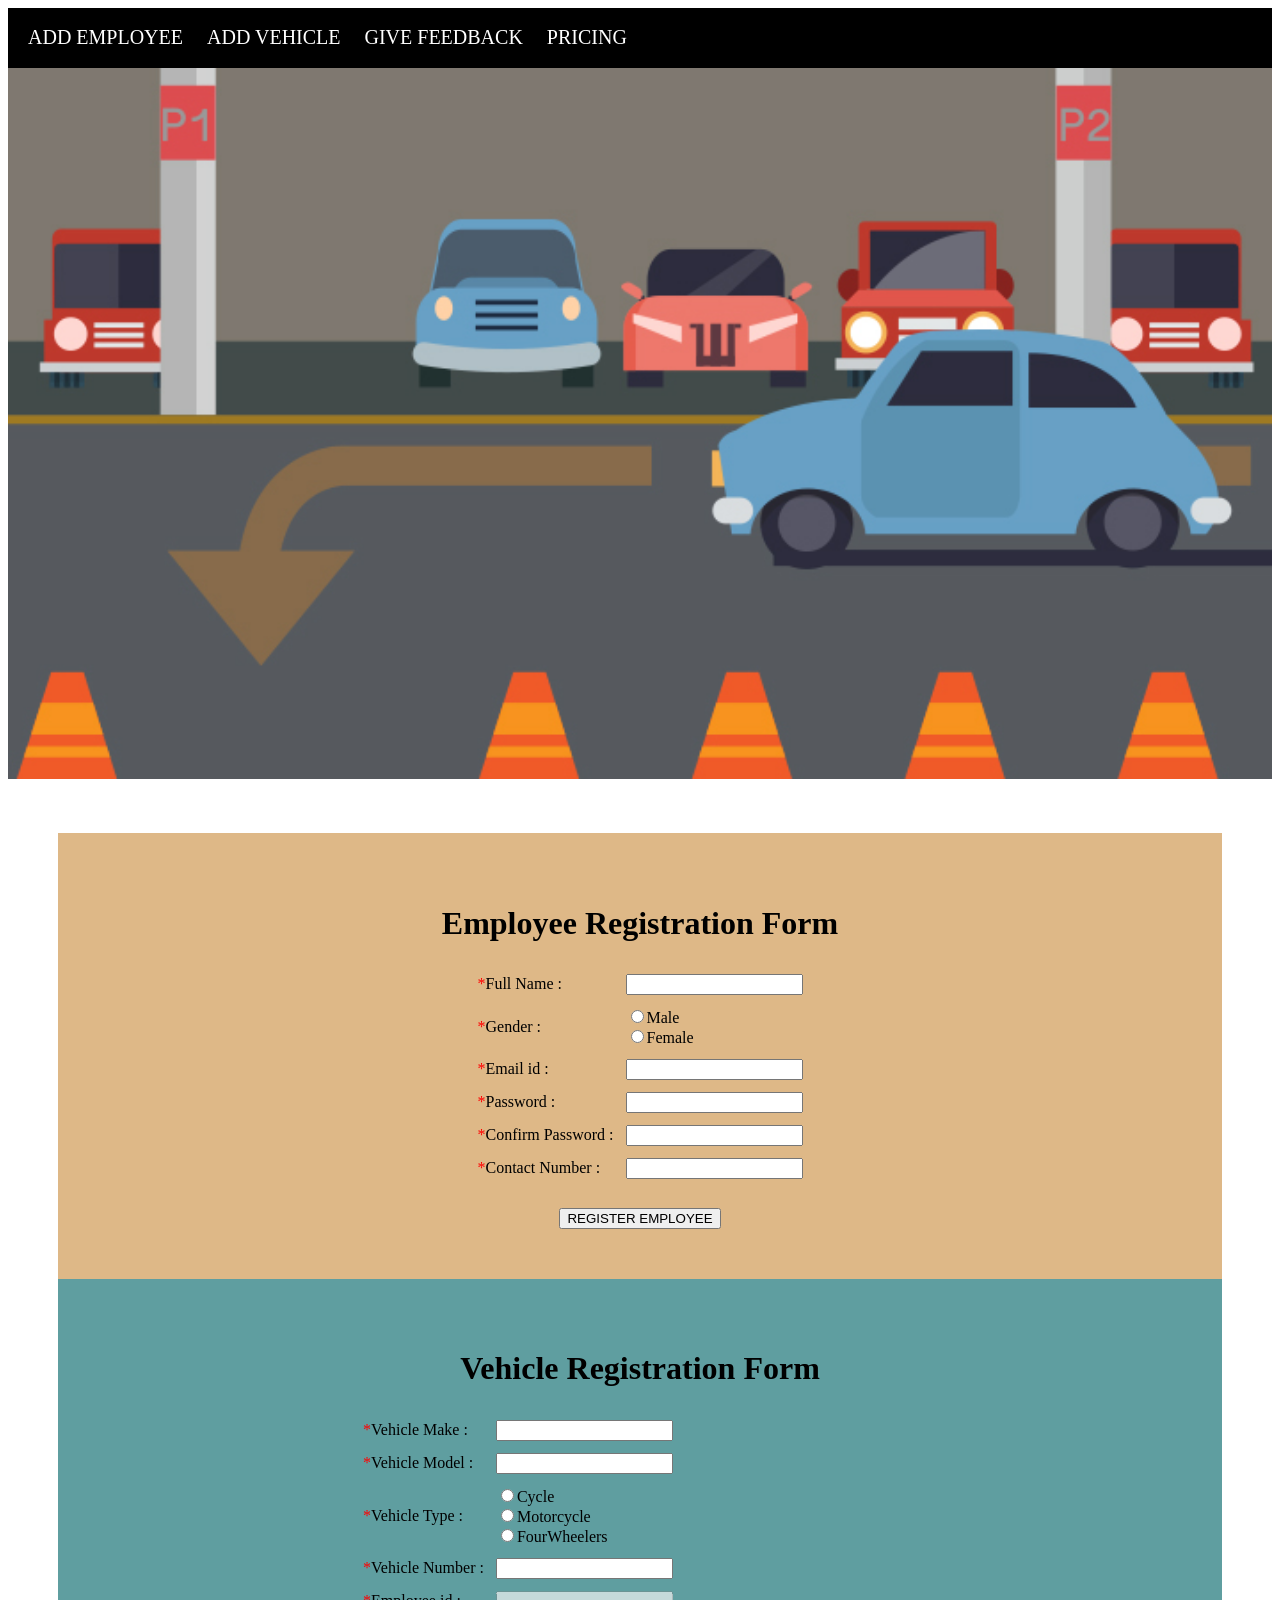
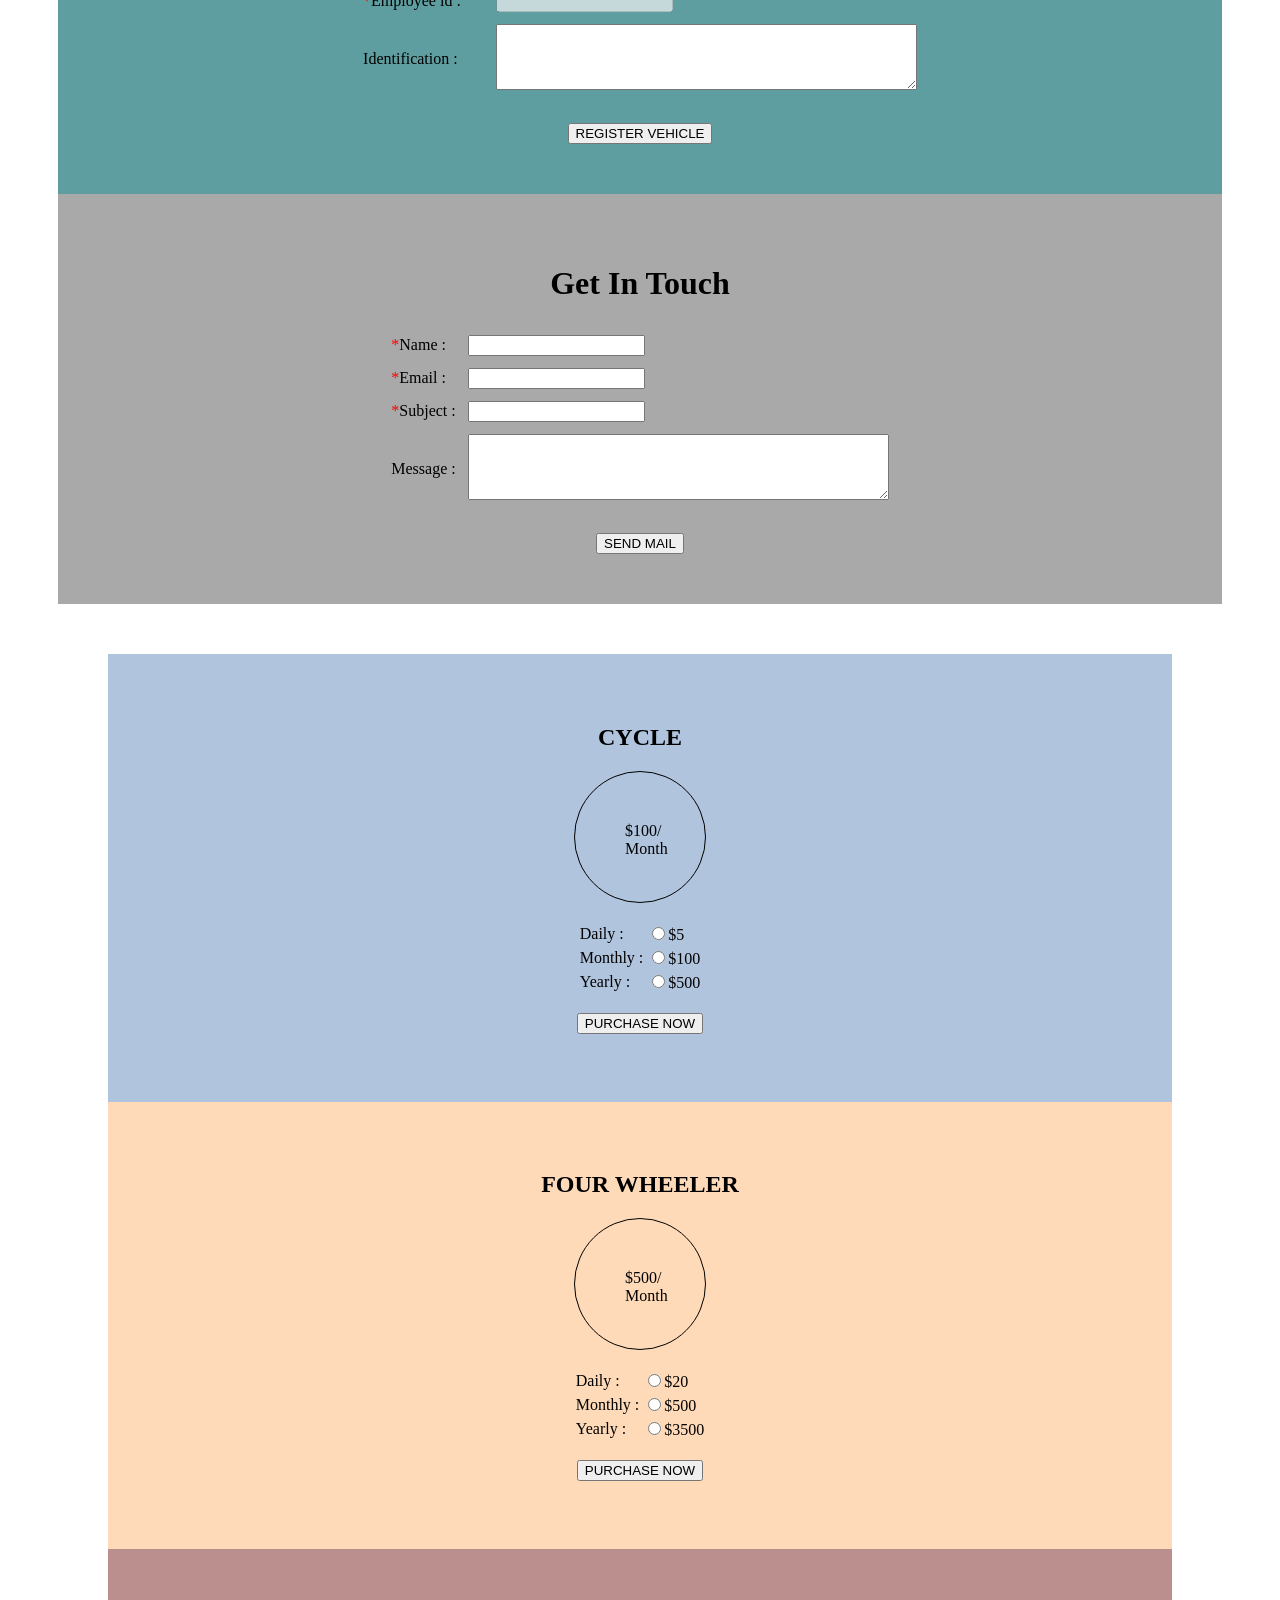
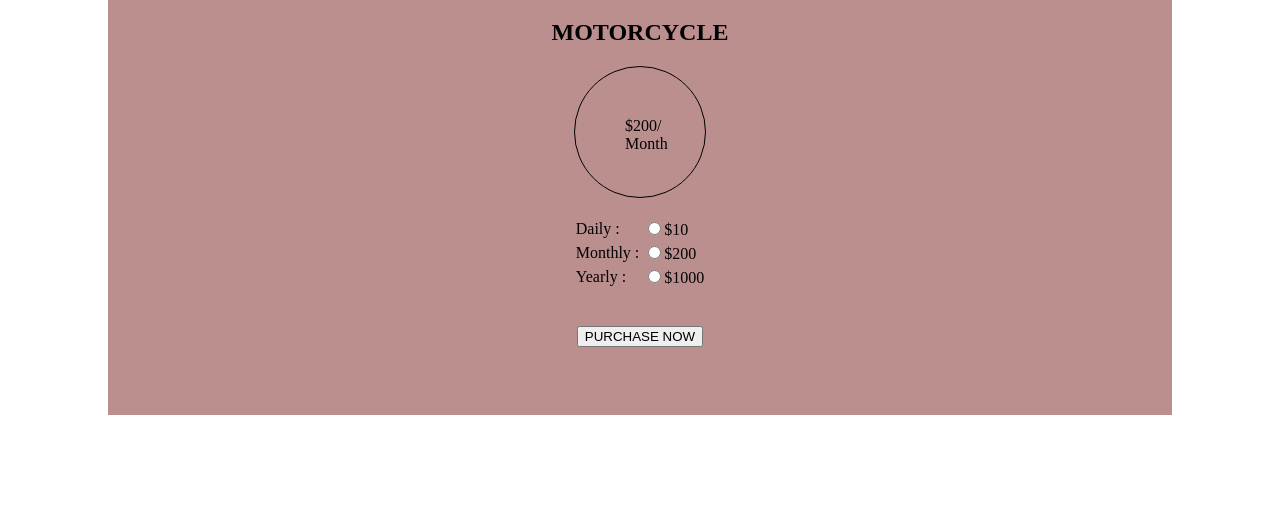
<file: UI-Session-1/index.html>
<!DOCTYPE html>
<HTML>
    <meta name="viewport" content="width=device-width, initial-scale=1.0">
    <HEAD>
        <TITLE>Metacube Parking System</TITLE>
            <style>
                A{
                    margin-left: 20px;
                    color:white;
                    font-size:20px;
                    text-decoration:none;                   
                   padding-top: 50px;
                }
                
                DIV{
                    padding:50px 50px 50px;

                   
                }
                
                .dot {
                    height: 30px;
                    width: 30px;
                    border-radius: 50%;
                    border:1px solid black;
                    display: block;
                    
                }
                body{
                	font-family:Arial Rounded MT;
                }
}
                
            </style>
    </HEAD>
    
    <BODY>
    	<!-- Navigation bar -->
            <NAV style="background-color: black;height:60px;"><BR/>
                    <A href=#EmployeeRegistration >ADD EMPLOYEE</A>
                    <A href=#VehicleRegistration>ADD VEHICLE</A>
                    <A href=#Feedback>GIVE FEEDBACK</A>
                    <A href=#pricingDetails>PRICING</A>
                   </NAV>
                   <img src="parkingimage.jpg" style="width:100%">
        <DIV id ="metacube_parking" align=center>
            
               
        <!--Registration Form of the employees-->

        <div align=center id="EmployeeRegistration" style="background-color: burlywood;">
            <form>
                <H1>Employee Registration Form</H1>
                <table cellspacing=10>
                    <tr >          
                        <td><label style=color:red>*</label><label for="full_name" >Full Name :</label></td> 
                        <td><input  type=text id = "full_name" required pattern="[a-zA-Z ]*"></td>
                    </tr>                   
                    <tr>
                        <td><label style=color:red>*</label><label>Gender : </label></td>
                        <td>
                            <input type="radio" name="gender" value="Male" id = "male" required>Male<br/>
                            <input type="radio" name="gender" value="Female" id = "female">Female
                        </td>
                    </tr>                   
                    <tr>
                        <td><label style=color:red>*</label><label >Email id :</label></td> 
                        <td><input type="email" id = "email" required></td>
                    </tr>
                    <tr>
                        <td><label style=color:red>*</label><label>Password :</label></td> 
                        <td><input type="password" id = "password" required pattern="(?=.*?[A-Z])(?=.*?[a-z])(?=.*?[@*$])(?=.*?[0-9]).{8,}"></td>
                    </tr>
                    <tr>
                        <td><label style=color:red>*</label><label >Confirm Password :</label></td> 
                        <td><input type="password" id = "confirm_password" required pattern="(?=.*?[A-Z])(?=.*?[a-z])(?=.*?[0-9]).{8,}"></td>
                    </tr>
                    <tr>
                        <td><label style=color:red>*</label><label >Contact Number :</label></td> 
                        <td><input  id = "contact" required pattern="[0-9]{10,}"></td>
                    </tr>
                </table>
                <br/>
                <input type="Submit" value="REGISTER EMPLOYEE">
            </form> 
        </div>

         <!--Registration Form of the vehicles-->

        <div align=center id="VehicleRegistration" style="background-color:cadetblue">
            <form  >
                <H1>Vehicle Registration Form</H1>
                <table cellspacing=10>
                        <tr >       
                            <td><label style=color:red>*</label><label>Vehicle Make :</label></td> 
                            <td><input type=text id = "vehicle_make" required pattern="[a-zA-Z ]*"></td>
                            </tr>
                    <tr >          
                        <td><label style=color:red>*</label><label>Vehicle Model :</label></td> 
                        <td><input type=text id = "vehicle_name" required pattern="[a-zA-Z ]*"></td>
                    </tr>
                    <tr>
                        <td><label style=color:red>*</label><label>Vehicle Type : </label></td>
                        <td>
                            <input type="radio" id="Cycle"name="vehicleType" value="Cycle" required>Cycle<br/>
                            <input type="radio" id="MotorCycle"name="vehicleType" value="MotorCycle" >Motorcycle<br/>
                            <input type="radio" id="FourWheelers" name="vehicleType" value="FourWheelers">FourWheelers<br/>
                        </td>
                    </tr>
                    <tr>
                        <td><label style=color:red>*</label><label>Vehicle Number :</label></td> 
                        <td><input type="text" id = "vehicle_number" required pattern="[A-Za-z]{2}[0-9]{2}[A-Za-z]{2}[0-9]{4}"></td>
                    </tr>
                    <tr>
                        <td><label style=color:red>*</label><label>Employee id :</label></td> 
                        <td><input type="text" id="Employee_id" readonly disabled></td>
                    </tr>
                    <tr>
                        <td><label>Identification :</label></td> 
                        <td><textarea rows="4" cols="50" id = "vehicle_identification"></textarea></td>
                    </tr>
                </table>
                <br/>
                <input type="submit" value="REGISTER VEHICLE">
            </form>    
        </div>

        <!-- Feedback form-->
        <div align=center id="Feedback" style="background-color:darkgrey">
                <form >
                    <H1>Get In Touch</H1>
                    <table cellspacing=10>
                            <tr >       
                                <td><label style=color:red>*</label><label>Name :</label></td> 
                                <td><input type=text id = "user_name" required pattern="[a-zA-Z ]*"></td>
                                </tr>
                        <tr >          
                            <td><label style=color:red>*</label><label>Email :</label></td> 
                            <td><input type=email id = "email" required></td>
                        </tr>
                        <tr >          
                                <td><label style=color:red>*</label><label>Subject :</label></td> 
                                <td><input type=text id = "subject" required ></td>
                            </tr>
                        
                        <tr>
                            <td><label>Message :</label></td> 
                            <td><textarea rows="4" cols="50" id = "vehicle_identification"></textarea></td>
                        </tr>
                    </table>
                    <br/>
                    <input type="submit" value="SEND MAIL">
                </form>    
            </div>

            <!-- Div enclosing all the price details -->
       
        <DIV ID=pricingDetails>
        <!--Cycle Pass Pricing Details-->

        <div id="CyclePass" align="center" style=background-color:lightsteelblue >
            <h2>CYCLE</h2>
            <form>
            <div class="dot" align=center>$100/<br/>Month</DIV><br/>
            <table>
                <tr>
                    <td><label>Daily :</label></td>
                    <td><input type="radio" value="5" name="cycle_pass" id = "cycle_pass1" required><label id = "cp1">$5</label><br/></td>
                </tr>
            <tr>
                <td><label>Monthly :</label></td>
                <td><input type="radio" value="100" name="cycle_pass" id = "cycle_pass2"><label id = "cp2">$100</label><br/></td>
            </tr>
            <tr>
                <td><label>Yearly :</label></td>
                <td><input type="radio" value="500" name="cycle_pass" id = "cycle_pass3"><label id = "cp3">$500</label><br/></td>
            </tr>
        </table>
        <br/>
        <input type = "submit" value = "PURCHASE NOW" >

        <br/>
        <br/>
        </div>
    </form>
        
          <!--Four Wheeler Pass Pricing Details-->

        <div id="FourWheelerPass" align="center" style=background-color:peachpuff >
            <h2>FOUR WHEELER</h2>
            <form>
            <div class="dot" align=center>$500/<br/>Month</DIV><br/>
            <table >
                <tr>
                    <td><label>Daily :</label></td>
                    <td><input type="radio" value="20" name="FourWheeler_pass" id = "fourwheeler_pass1" required><label id = "fwp1">$20 </label><br/></td>
                </tr>
                <tr>
                    <td><label>Monthly :</label></td>
                    <td><input type="radio" value="500" name="FourWheeler_pass" id = "fourwheeler_pass2"><label id = "fwp2">$500</label><br/></td>
                </tr>
                <tr>
                    <td><label>Yearly :</label></td>
                    <td><input type="radio" value="3500" name="FourWheeler_pass" id = "fourwheeler_pass3"><label id = "fwp3">$3500</label><br/></td>
                </tr>
            </table>
            <br/>
            <input type = "submit" value = "PURCHASE NOW" >
            <br/>
            <br/>
        </div>  
    </form>

          <!--Motorcycle Pass Pricing Details-->

        <div id="MotorcyclePass" align="center" STYLE=background-color:rosybrown>
            <h2>MOTORCYCLE</h2>
            <form>
            <div class="dot" align=center>$200/<br/>Month</DIV><br/>
            <table >
                <tr>
                    <td><label>Daily :</label></td>
                     <td><input type="radio" value="10" name="motorcycle_pass" id = "motorcycle_pass1" required><label id = "mcp1">$10</label><br/></td>
                </tr>
                <tr>
                    <td><label>Monthly :</label></td>
                    <td><input type="radio" value="200" name="motorcycle_pass" id = "motorcycle_pass2"><label id = "mcp2">$200 </label><br/></td>
                </tr>
                <tr>
                    <td><label>Yearly :</label></td>
                    <td><input type="radio" value="1000" name="motorcycle_pass" id = "motorcycle_pass3"><label id = "mcp3">$1000</label><br/></td>
                </tr>
            </table>
            <br/>
            <br/>
            <input type = "submit" value = "PURCHASE NOW" >
            <br/>
            <br/>
        </div>
       </form>
        </div>  
        </DIV> 
        </DIV>         
    </BODY>
</HTML>
</file>
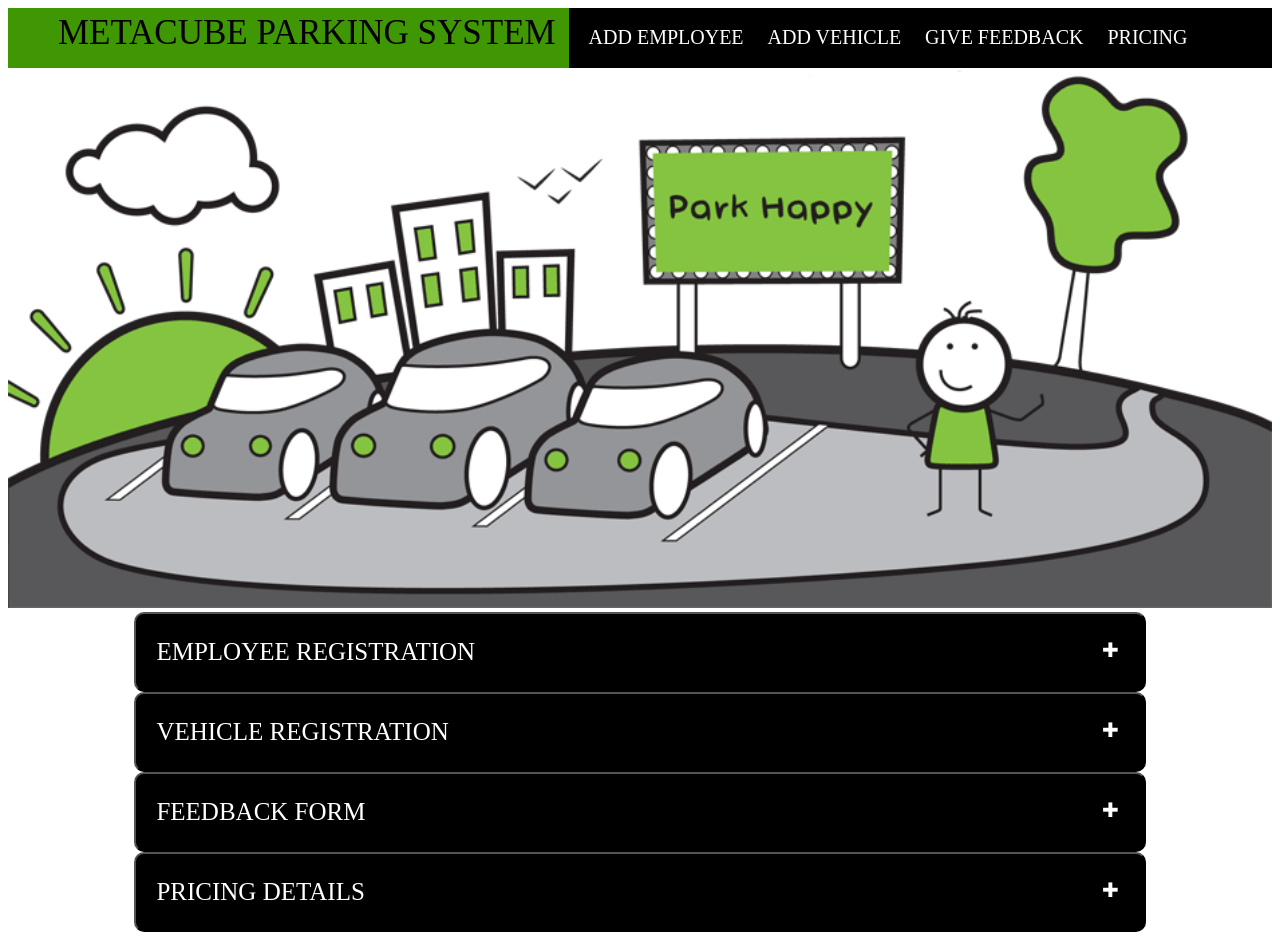
<file: UI-Session-2/index.html>
<!DOCTYPE html>
<HTML>
<meta name="viewport" content="width=device-width, initial-scale=1.0" charset="utf-8" />

<HEAD>
    <TITLE>Metacube Parking System</TITLE>
    <link rel="stylesheet" href="stylesheet.css">
    <link rel="stylesheet" href="https://use.fontawesome.com/releases/v5.7.1/css/all.css" />

</HEAD>

<BODY>
    <!-- Navigation bar -->
    <NAV>
        <div id="title">METACUBE PARKING SYSTEM</div>
        <BR/>
        <A href=#head_EmployeeRegistration>ADD EMPLOYEE</A>
        <A href=#head_VehicleRegistration>ADD VEHICLE</A>
        <A href=#head_Feedback>GIVE FEEDBACK</A>
        <A href=#head_PricingDetails>PRICING</A>
    </NAV>
    <img src="parking_img.png" style="width:100%">
    <div id="metacube_parking" align=center>
        <button id=head_EmployeeRegistration class="heading_block">EMPLOYEE REGISTRATION</button>
        <!--Registration Form of the employees-->
        <div align=center id="EmployeeRegistration" class="form">
            <form>
                <H1>Employee Registration Form</H1>
                <table cellspacing=20>
                    <tr>
                        <td><label class="asterisk">*</label><label for="full_name">Full Name </label></td>
                        <td><input type=text id="full_name" required pattern="[a-zA-Z ]*"></td>
                    </tr>
                    <tr>
                        <td><label class="asterisk">*</label><label>Gender  </label></td>
                        <td>
                            <input type="radio" name="gender" value="Male" id="male" required>Male<br/>
                            <input type="radio" name="gender" value="Female" id="female">Female
                        </td>
                    </tr>
                    <tr>
                        <td><label class="asterisk">*</label><label>Email id </label></td>
                        <td><input type="email" id="email" required></td>
                    </tr>
                    <tr>
                        <td><label class="asterisk">*</label><label>Password </label></td>
                        <td><input type="password" id="password" required pattern="(?=.*?[A-Z])(?=.*?[a-z])(?=.*?[@*$])(?=.*?[0-9]).{8,}"></td>
                    </tr>
                    <tr>
                        <td><label class="asterisk">*</label><label>Confirm Password </label></td>
                        <td><input type="password" id="confirm_password" required pattern="(?=.*?[A-Z])(?=.*?[a-z])(?=.*?[0-9]).{8,}"></td>
                    </tr>
                    <tr>
                        <td><label class="asterisk">*</label><label>Contact Number </label></td>
                        <td><input type="text" id="contact" required pattern="[0-9]{10,}"></td>
                    </tr>
                </table>
                <br/>
                <button type="submit" class="submit_button">REGISTER ME</button>
            </form>
        </div>
        <button id=head_VehicleRegistration class="heading_block">VEHICLE REGISTRATION</button>
        <!--Registration Form of the vehicles-->
        <div align=center class="form" id="VehicleRegistration">
            <form>
                <H1>Vehicle Registration Form</H1>
                <table cellspacing=20>
                    <tr>
                        <td><label class="asterisk">*</label><label>Vehicle Make :</label></td>
                        <td><input type=text id="vehicle_make" required pattern="[a-zA-Z ]*"></td>
                    </tr>
                    <tr>
                        <td><label class="asterisk">*</label><label>Vehicle Model :</label></td>
                        <td><input type=text id="vehicle_name" required pattern="[a-zA-Z ]*"></td>
                    </tr>
                    <tr>
                        <td><label class="asterisk">*</label><label>Vehicle Type : </label></td>
                        <td>
                            <input type="radio" id="Cycle" name="vehicleType" value="Cycle" required>Cycle<br/>
                            <input type="radio" id="MotorCycle" name="vehicleType" value="MotorCycle">Motorcycle<br/>
                            <input type="radio" id="FourWheelers" name="vehicleType" value="FourWheelers">FourWheelers<br/>
                        </td>
                    </tr>
                    <tr>
                        <td><label class="asterisk">*</label><label>Vehicle Number :</label></td>
                        <td><input type="text" id="vehicle_number" required pattern="[A-Za-z]{2}[0-9]{2}[A-Za-z]{2}[0-9]{4}"></td>
                    </tr>
                    <tr>
                        <td><label class="asterisk">*</label><label>Employee id :</label></td>
                        <td><input type="text" id="Employee_id" readonly disabled></td>
                    </tr>
                    <tr>
                        <td><label>Identification :</label></td>
                        <td><textarea rows="4" cols="50" id="vehicle_identification"></textarea></td>
                    </tr>
                </table>
                <br/>
                <input type="submit" class="submit_button" value="REGISTER VEHICLE">
            </form>
        </div>
        <button id=head_Feedback class="heading_block">FEEDBACK FORM</button>
        <!-- Feedback form-->
        <div align=center id="Feedback" class="form">
            <form>
                <H1>Get In Touch </H1>
                <table cellspacing=20>
                    <tr>
                        <td><label class="asterisk" d>*</label><label>Name :</label></td>
                        <td><input type=text id="user_name" required pattern="[a-zA-Z ]*"></td>
                    </tr>
                    <tr>
                        <td><label class="asterisk">*</label><label>Email :</label></td>
                        <td><input type=email id="email" required></td>
                    </tr>
                    <tr>
                        <td><label class="asterisk">*</label><label>Subject :</label></td>
                        <td><input type=text id="subject" required></td>
                    </tr>
                    <tr>
                        <td><label>Message :</label></td>
                        <td><textarea rows="4" cols="50" id="vehicle_identification"></textarea></td>
                    </tr>
                </table>
                <br/>
                <button type="submit" class="submit_button">SEND MAIL</button>
            </form>
        </div>
        <!-- Div enclosing all the price details -->
        <button id=head_PricingDetails class="heading_block">PRICING DETAILS</button>
        <div id="PricingDetails" class="price_pass">
            <br/>
            <H1>Pricing Details</H1>
            <div id="CyclePass" align="center" class="form">
                <h2>CYCLE</h2>
                <form>
                    <div class="dot" align=center>$100/<br/>Month</DIV><br/>
                    <table>
                        <tr>
                            <td><label>Daily :</label></td>
                            <td><input type="radio" value="5" name="cycle_pass" id="cycle_pass1" required><label id="cp1">$5</label><br/></td>
                        </tr>
                        <tr>
                            <td><label>Monthly :</label></td>
                            <td><input type="radio" value="100" name="cycle_pass" id="cycle_pass2"><label id="cp2">$100</label><br/></td>
                        </tr>
                        <tr>
                            <td><label>Yearly :</label></td>
                            <td><input type="radio" value="500" name="cycle_pass" id="cycle_pass3"><label id="cp3">$500</label><br/></td>
                        </tr>
                    </table>
                    <br/>
                    <button type="submit" value="PURCHASE NOW" class="submit_button">PURCHASE NOW</button>
                    <br/>
                    <br/>
            </div>
            </form>
            <!--Four Wheeler Pass Pricing Details-->
            <div id="FourWheelerPass" align="center" class="form">
                <h2>FOUR WHEELER</h2>
                <form>
                    <div class="dot" align=center>$500/<br/>Month</DIV><br/>
                    <table>
                        <tr>
                            <td><label>Daily :</label></td>
                            <td><input type="radio" value="20" name="FourWheeler_pass" id="fourwheeler_pass1" required><label id="fwp1">$20 </label><br/></td>
                        </tr>
                        <tr>
                            <td><label>Monthly :</label></td>
                            <td><input type="radio" value="500" name="FourWheeler_pass" id="fourwheeler_pass2"><label id="fwp2">$500</label><br/></td>
                        </tr>
                        <tr>
                            <td><label>Yearly :</label></td>
                            <td><input type="radio" value="3500" name="FourWheeler_pass" id="fourwheeler_pass3"><label id="fwp3">$3500</label><br/></td>
                        </tr>
                    </table>
                    <br/>
                    <button type="submit" value="PURCHASE NOW" class="submit_button">PURCHASE NOW</button>
                    <br/>
                    <br/>
            </div>
            </form>
            <!--Motorcycle Pass Pricing Details-->
            <div id="MotorcyclePass" align="center" class="form">
                <h2>MOTORCYCLE</h2>
                <form>
                    <div class="dot" align=center>$200/<br/>Month</DIV><br/>
                    <table>
                        <tr>
                            <td><label>Daily :</label></td>
                            <td><input type="radio" value="10" name="motorcycle_pass" id="motorcycle_pass1" required><label id="mcp1">$10</label><br/></td>
                        </tr>
                        <tr>
                            <td><label>Monthly :</label></td>
                            <td><input type="radio" value="200" name="motorcycle_pass" id="motorcycle_pass2"><label id="mcp2">$200 </label><br/></td>
                        </tr>
                        <tr>
                            <td><label>Yearly :</label></td>
                            <td><input type="radio" value="1000" name="motorcycle_pass" id="motorcycle_pass3"><label id="mcp3">$1000</label><br/></td>
                        </tr>
                    </table>
                    <br/>
                    <button type="submit" value="PURCHASE NOW" class="submit_button">PURCHASE NOW</button>
                    <br/>
                    <br/>
                </form>
            </div>

        </div>
    </div>
    <script src="parking_js.js"></script>
</BODY>

</HTML>
</file>
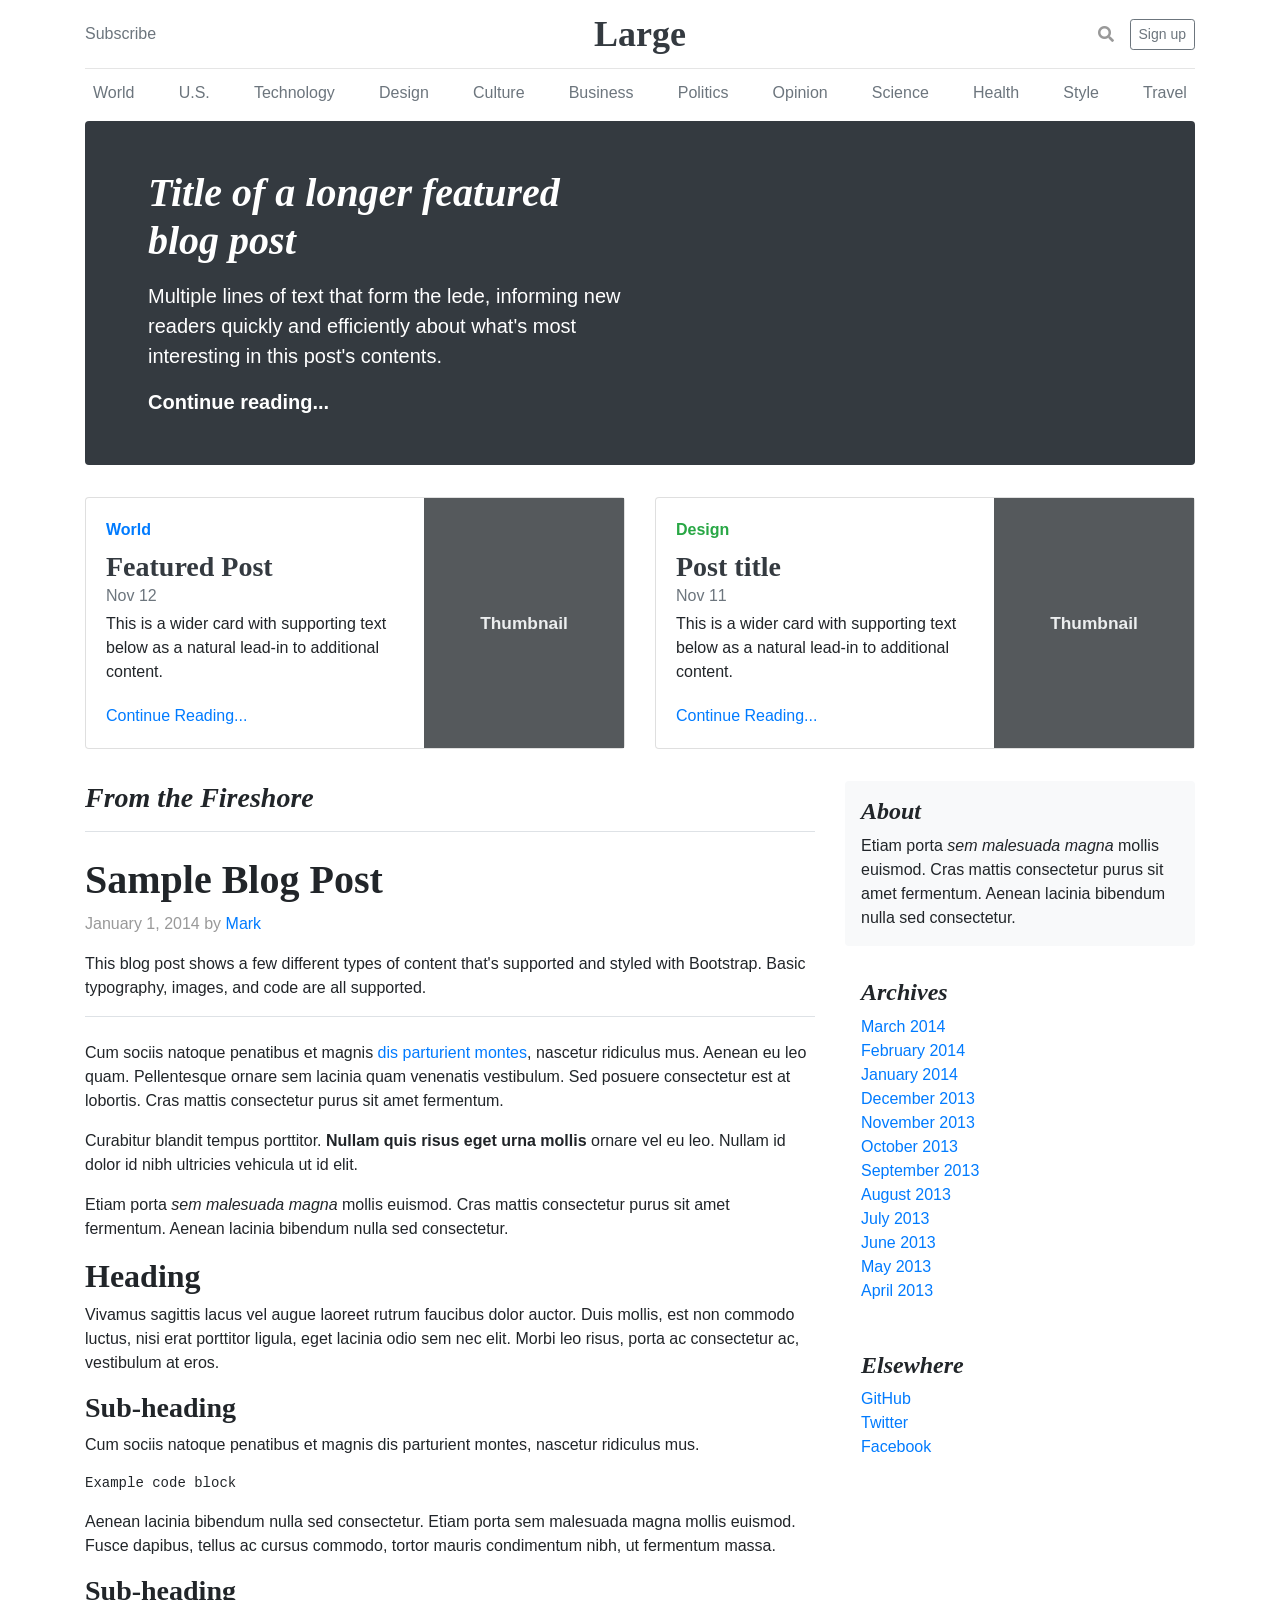
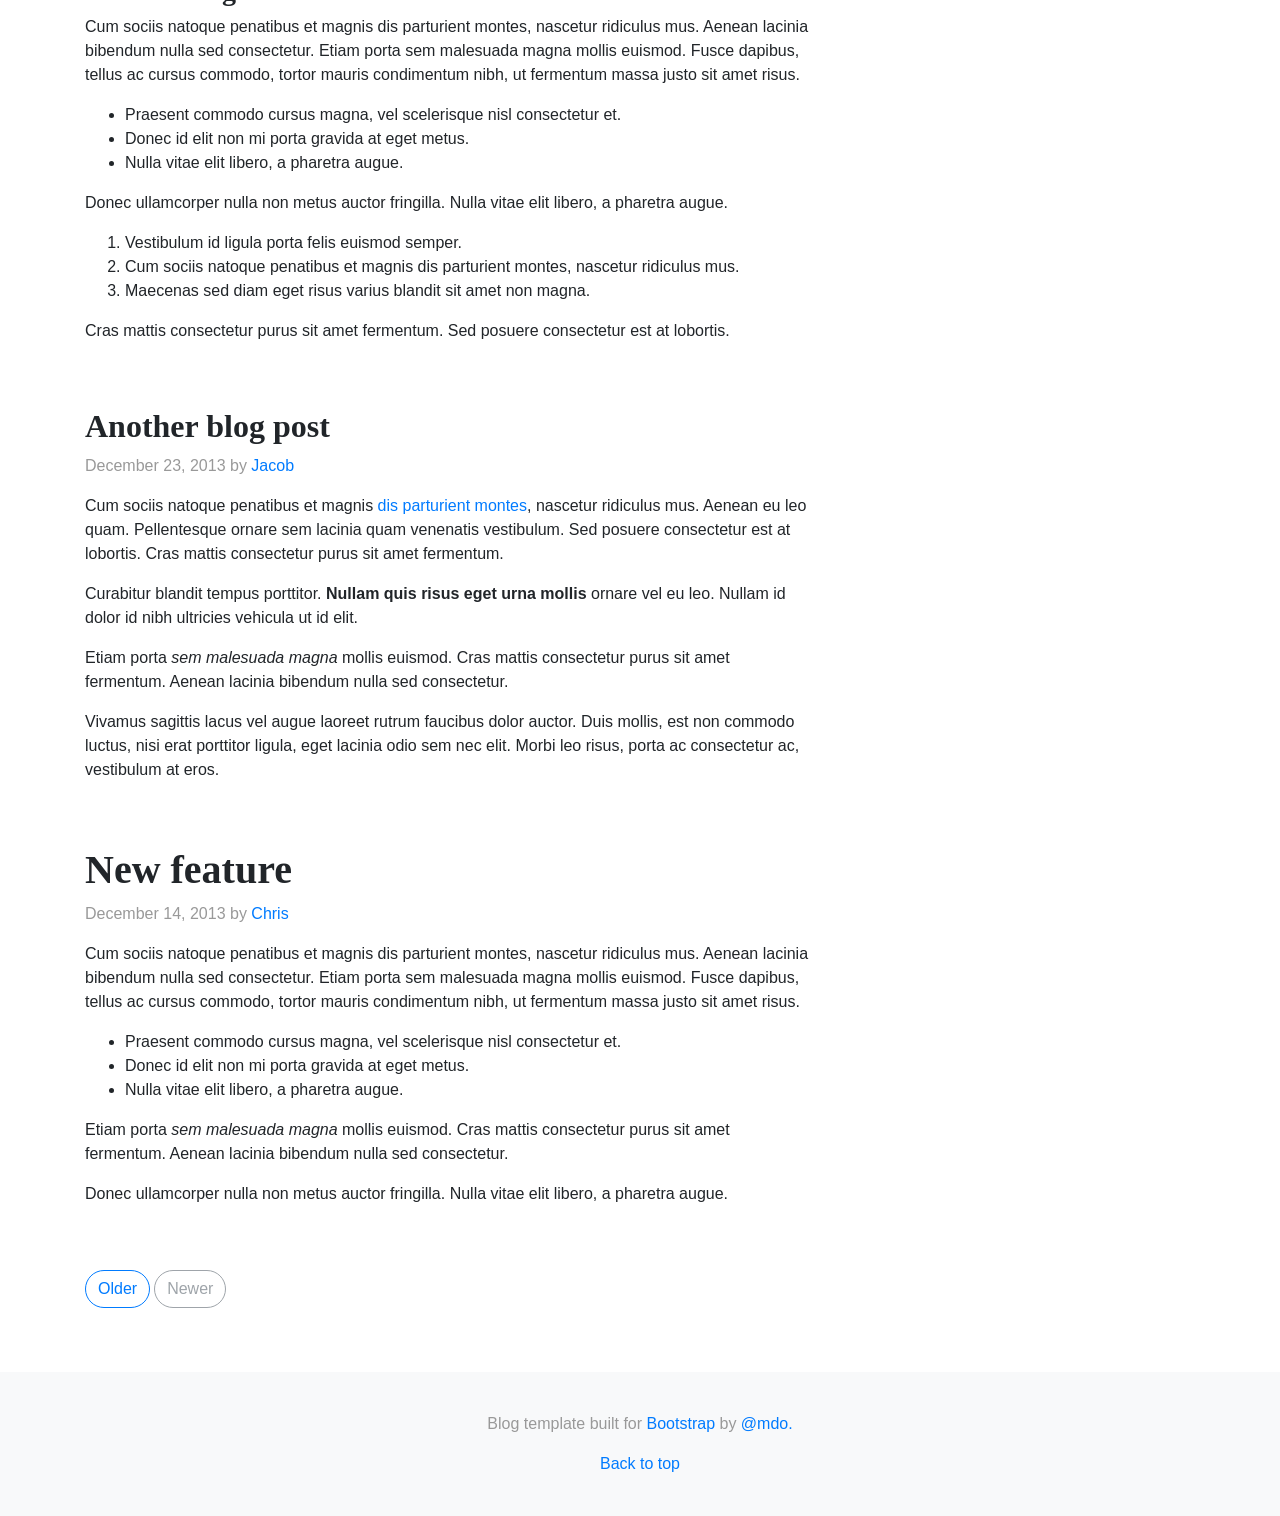
<file: UI-Session-5/index.html>
<!DOCTYPE html>
<html>

<head>
    <meta charset="UTF-8">
    <meta name="viewport" content="width=device-width, initial-scale=1.0">
    <link rel="stylesheet" href="https://use.fontawesome.com/releases/v5.3.1/css/all.css" integrity="sha384-mzrmE5qonljUremFsqc01SB46JvROS7bZs3IO2EmfFsd15uHvIt+Y8vEf7N7fWAU" crossorigin="anonymous">
    <link rel="stylesheet" href="https://stackpath.bootstrapcdn.com/bootstrap/4.1.3/css/bootstrap.min.css" integrity="sha384-MCw98/SFnGE8fJT3GXwEOngsV7Zt27NXFoaoApmYm81iuXoPkFOJwJ8ERdknLPMO" crossorigin="anonymous">
    <link rel="stylesheet" href="stylesheet.css">
    <title>Blog Template For Bootstrap</title>
</head>

<body>
    <div class="container">
        <header class="blog-header py-3">
            <!-- flex set to no wrap && adjust content in beetween with equal distance-->
            <div class="row flex-nowrap justify-content-between align-items-center">
                <div class="col-4">
                    <a href="#" class="text-muted">Subscribe</a>
                </div>
                <div class="col-4 text-center blog-header-logo">
                    <a href="#" class="text-dark">Large</a>
                </div>
                <div class="col-4 d-flex justify-content-end align-items-center">
                    <a class="text-lightGray mx-3" href="#">
                        <i class="fas fa-search"></i>
                    </a>
                    <a href="#" class="btn btn-sm btn-outline-secondary">Sign up</a>
                </div>
            </div>
        </header>

        <!-- Nav bar -->
        <div class="nav-scroller py-1 mb-2">
            <nav class="nav d-flex flex-nowrap justify-content-between">
                <a class="p-2 text-muted" href="#">World</a>
                <a class="p-2 text-muted" href="#">U.S.</a>
                <a class="p-2 text-muted" href="#">Technology</a>
                <a class="p-2 text-muted" href="#">Design</a>
                <a class="p-2 text-muted" href="#">Culture</a>
                <a class="p-2 text-muted" href="#">Business</a>
                <a class="p-2 text-muted" href="#">Politics</a>
                <a class="p-2 text-muted" href="#">Opinion</a>
                <a class="p-2 text-muted" href="#">Science</a>
                <a class="p-2 text-muted" href="#">Health</a>
                <a class="p-2 text-muted" href="#">Style</a>
                <a class="p-2 text-muted" href="#">Travel</a>
            </nav>
        </div>

        <!-- div sor jumbotron -->
        <div class="jumbotron p-3 p-md-5 text-white bg-dark rounded">
            <div class="col-md-6">
                <h1 class="display-5 font-italic font-weight-bold">Title of a longer featured blog post</h1>
                <p class="lead my-3">Multiple lines of text that form the lede, informing new readers quickly and efficiently about what's most interesting in this post's contents.</p>
                <p class="lead mb-0"><a href="#" class="text-white font-weight-bold">Continue reading...</a></p>
            </div>
        </div>

        <!-- div for posts -->
        <div class="row mb-2">
            <!-- Featured Post 1 -->
            <div class="col-md-6 col-sm-12">
                <div class="card flex-md-row mb-4 shadow-sm h-md-250">
                    <div class="card-body d-flex flex-column align-items-start">
                        <strong class="d-inline-block mb-2 text-primary">World</strong>
                        <h3 class="mb-0">
                            <a href="#" class="text-dark">Featured Post</a>
                        </h3>
                        <div class="mb-1 text-muted">Nov 12</div>
                        <p class="card-text mb-auto">
                            This is a wider card with supporting text below as a natural lead-in to additional content.
                        </p>
                        <a href="#">Continue Reading...</a>
                    </div>
                    <div>
                        <img class="card-img-right d-none d-lg-block" src="Thumbnail.svg" height="250px" width="200px">
                    </div>
                </div>
            </div>
            <!-- Featured Post 2 -->
            <div class="col-md-6 col-sm-12">
                <div class="card flex-md-row mb-4 shadow-sm h-md-250">
                    <div class="card-body d-flex flex-column align-items-start">
                        <strong class="d-inline-block mb-2 text-success">Design</strong>
                        <h3 class="mb-0">
                            <a href="#" class="text-dark">Post title</a>
                        </h3>
                        <div class="mb-1 text-muted">Nov 11</div>
                        <p class="card-text mb-auto">
                            This is a wider card with supporting text below as a natural lead-in to additional content.
                        </p>
                        <a href="#">Continue Reading...</a>
                    </div>
                    <div>
                        <img class="card-img-right d-none d-lg-block" alt="Thumbnail" src="Thumbnail.svg" height="250px" width="200px">
                    </div>
                </div>
            </div>
        </div>
    </div>

    <!-- Main content of the page -->
    <main role="main" class="container">
        <div class="row">
            <div class="col-md-8 blog-main">
                <h3 class="pb-3 mb-4 font-italic border-bottom">
                    From the Fireshore
                </h3>
                <!-- Blog post 1 -->
                <div class="blog-post">
                    <h2 class="blog-post-title"> Sample Blog Post</h2>
                    <p class="blog-post-subtitle text-lightGray">January 1, 2014 by <a href="#">Mark</a></p>
                    <p class="pb-3 mb-4 border-bottom">
                        This blog post shows a few different types of content that's supported and styled with Bootstrap. Basic typography, images, and code are all supported.
                    </p>
                    <p>Cum sociis natoque penatibus et magnis <a href="#">dis parturient montes</a>, nascetur ridiculus mus. Aenean eu leo quam. Pellentesque ornare sem lacinia quam venenatis vestibulum. Sed posuere consectetur est at lobortis. Cras mattis
                        consectetur purus sit amet fermentum.</p>
                    <p>Curabitur blandit tempus porttitor. <strong>Nullam quis risus eget urna mollis</strong> ornare vel eu leo. Nullam id dolor id nibh ultricies vehicula ut id elit.</p>
                    <p>Etiam porta <em>sem malesuada magna</em> mollis euismod. Cras mattis consectetur purus sit amet fermentum. Aenean lacinia bibendum nulla sed consectetur.</p>
                    <h2 class="blog-post-Heading">Heading</h2>
                    <p>Vivamus sagittis lacus vel augue laoreet rutrum faucibus dolor auctor. Duis mollis, est non commodo luctus, nisi erat porttitor ligula, eget lacinia odio sem nec elit. Morbi leo risus, porta ac consectetur ac, vestibulum at eros.</p>
                    <h3 class="blog-post-subHeading">Sub-heading</h3>
                    <p>Cum sociis natoque penatibus et magnis dis parturient montes, nascetur ridiculus mus.</p>
                    <pre><code>Example code block</code></pre>
                    <p>Aenean lacinia bibendum nulla sed consectetur. Etiam porta sem malesuada magna mollis euismod. Fusce dapibus, tellus ac cursus commodo, tortor mauris condimentum nibh, ut fermentum massa.</p>
                    <h3 class="blog-post-subHeading">Sub-heading</h3>
                    <p>Cum sociis natoque penatibus et magnis dis parturient montes, nascetur ridiculus mus. Aenean lacinia bibendum nulla sed consectetur. Etiam porta sem malesuada magna mollis euismod. Fusce dapibus, tellus ac cursus commodo, tortor mauris
                        condimentum nibh, ut fermentum massa justo sit amet risus.</p>
                    <ul>
                        <li>Praesent commodo cursus magna, vel scelerisque nisl consectetur et.</li>
                        <li>Donec id elit non mi porta gravida at eget metus.</li>
                        <li>Nulla vitae elit libero, a pharetra augue.</li>
                    </ul>
                    <p>Donec ullamcorper nulla non metus auctor fringilla. Nulla vitae elit libero, a pharetra augue.
                    </p>
                    <ol>
                        <li>Vestibulum id ligula porta felis euismod semper.</li>
                        <li>Cum sociis natoque penatibus et magnis dis parturient montes, nascetur ridiculus mus.</li>
                        <li>Maecenas sed diam eget risus varius blandit sit amet non magna.</li>
                    </ol>
                    <p>Cras mattis consectetur purus sit amet fermentum. Sed posuere consectetur est at lobortis.</p>
                </div>

                <!-- Blog post 2 -->
                <div class="blog-post">
                    <h2 class="bolg-post-title">
                        Another blog post
                    </h2>
                    <p class="blog-post-subtitle text-lightGray">December 23, 2013 by <a href="#">Jacob</a></p>
                    <p>Cum sociis natoque penatibus et magnis <a href="#">dis parturient montes</a>, nascetur ridiculus mus. Aenean eu leo quam. Pellentesque ornare sem lacinia quam venenatis vestibulum. Sed posuere consectetur est at lobortis. Cras mattis
                        consectetur purus sit amet fermentum.</p>
                    <p>Curabitur blandit tempus porttitor. <strong>Nullam quis risus eget urna mollis</strong> ornare vel eu leo. Nullam id dolor id nibh ultricies vehicula ut id elit.</p>
                    <p>Etiam porta <em>sem malesuada magna</em> mollis euismod. Cras mattis consectetur purus sit amet fermentum. Aenean lacinia bibendum nulla sed consectetur.</p>
                    <p>Vivamus sagittis lacus vel augue laoreet rutrum faucibus dolor auctor. Duis mollis, est non commodo luctus, nisi erat porttitor ligula, eget lacinia odio sem nec elit. Morbi leo risus, porta ac consectetur ac, vestibulum at eros.</p>
                </div>

                <!-- Blog post 3 -->
                <div class="blog-post">
                    <h2 class="blog-post-title">New feature</h2>
                    <p class="blog-post-subtitle text-lightGray">December 14, 2013 by <a href="#">Chris</a></p>
                    <p>Cum sociis natoque penatibus et magnis dis parturient montes, nascetur ridiculus mus. Aenean lacinia bibendum nulla sed consectetur. Etiam porta sem malesuada magna mollis euismod. Fusce dapibus, tellus ac cursus commodo, tortor mauris
                        condimentum nibh, ut fermentum massa justo sit amet risus.</p>
                    <ul>
                        <li>Praesent commodo cursus magna, vel scelerisque nisl consectetur et.</li>
                        <li>Donec id elit non mi porta gravida at eget metus.</li>
                        <li>Nulla vitae elit libero, a pharetra augue.</li>
                    </ul>
                    <p>Etiam porta <em>sem malesuada magna</em> mollis euismod. Cras mattis consectetur purus sit amet fermentum. Aenean lacinia bibendum nulla sed consectetur.</p>
                    <p>Donec ullamcorper nulla non metus auctor fringilla. Nulla vitae elit libero, a pharetra augue.
                    </p>
                </div>
                <nav class="pagination">
                    <a class="btn btn-outline-primary mr-1" href="#">Older</a>
                    <a class="btn btn-outline-secondary disabled" href="#">Newer</a>
                </nav>
            </div>

            <!-- Side bar -->
            <div class="col-md-4 blog-sidebar">
                <div class="p-3 mb-3 bg-light rounded">
                    <h4 class="font-italic">About</h4>
                    <p class="mb-0">Etiam porta <em>sem malesuada magna</em> mollis euismod. Cras mattis consectetur purus sit amet fermentum. Aenean lacinia bibendum nulla sed consectetur.</p>
                </div>
                <div class="p-3 blog-calendar">
                    <h4 class="font-italic">Archives</h4>
                    <ol class="list-unstyled">
                        <li><a href="#">March 2014</a></li>
                        <li><a href="#">February 2014</a></li>
                        <li><a href="#">January 2014</a></li>
                        <li><a href="#">December 2013</a></li>
                        <li><a href="#">November 2013</a></li>
                        <li><a href="#">October 2013</a></li>
                        <li><a href="#">September 2013</a></li>
                        <li><a href="#">August 2013</a></li>
                        <li><a href="#">July 2013</a></li>
                        <li><a href="#">June 2013</a></li>
                        <li><a href="#">May 2013</a></li>
                        <li><a href="#">April 2013</a></li>
                    </ol>
                </div>
                <div class="p-3">
                    <h4 class="font-italic">Elsewhere</h4>
                    <ol class="list-unstyled">
                        <li><a href="#">GitHub</a></li>
                        <li><a href="#">Twitter</a></li>
                        <li><a href="#">Facebook</a></li>
                    </ol>
                </div>
            </div>
        </div>
    </main>

    <!-- Footer -->
    <footer class="bg-light p-4 text-lightGray text-center">
        <p class=" pt-3">Blog template built for <a href="#">Bootstrap</a> by <a href="#">@mdo.</a></p>
        <p> <a href="#">Back to top</a></p>
    </footer>
</body>

</html>
</file>
<file: UI-Session-2/stylesheet.css>
/*
stylesheet for meta parking*/

NAV {
    background-color: black;
    height: 60px;
}

.asterisk {
    color: red;
}

#title {
    width: 40%;
    background-color: #409704;
    padding: 5px 5px 5px 50px;
    height: 50px;
    font-size: 35px;
    font-family: Times New Roman;
    float: left;
}

#PricingDetails {
    display: none;
}

#employee_pointer {
    text-align: right;
}

.heading_block {
    background-color: black;
    width: 80%;
    margin: auto;
    height: 80px;
    border-radius: 10px;
    color: white;
    font-size: 25px;
    font-family: Times New Roman;
    text-align: left;
    padding: 5px 5px 5px 20px;
    display: block;
}

.heading_block:hover {
    background-color: #444643;
}

.heading_block:after {
    content: '\271A';
    /* Unicode character for "plus" sign (+) */
    font-size: 20px;
    color: white;
    float: right;
    margin-right: 20px;
}

.active:after {
    content: "\2212";
    /* Unicode character for "minus" sign (-) */
}

.form {
    width: 70%;
    margin: auto;
    border-radius: 10px;
    padding: 50px 56px;
    font-size: 20px;
    border: 4px solid #409704;
    display: none;
    transition: max-height 0.2s ease-out;
}

.active {
    background-color: #409704;
}

textarea {
    border-radius: 10px;
    border: 2px solid #409704;
    display: inline-block;
    width: 200px;
}

input[type="text"],
input[type=email],
input[type=password] {
    border-radius: 10px;
    border: 2px solid #409704;
    display: inline-block;
    width: 200px;
    height: 20px;
}

.submit_button {
    border-radius: 10px;
    background-color: white;
    width: 220px;
    height: 50px;
    color: #409704;
    border: 1px solid #409704;
}

#CyclePass,
#FourWheelerPass,
#MotorcyclePass {
    width: 260px;
    display: inline-block;
    padding: 20px;
    font-size: 15px;
    margin-left: 24px;
}

#CyclePass {
    margin-left: 0px;
}

a {
    margin-left: 20px;
    color: white;
    font-size: 20px;
    text-decoration: none;
    padding-top: 50px;
}

.dot {
    height: 30px;
    width: 30px;
    border-radius: 50%;
    border: 1px solid black;
    display: block;
    padding: 50px 50px 50px;
}

#employee_pointer {
    cursor: pointer;
}

div.price_pass {
    border: 0.5px solid #409704;
    border-radius: 10px;
    padding: 5px 0px;
    width: 79%;
}
</file>
<file: UI-Session-5/stylesheet.css>
body {
    font-family: -apple-system, BlinkMacSystemFont, "Segoe UI", Roboto, "Helvetica Neue", Arial, sans-serif, "Apple Color Emoji", "Segoe UI Emoji", "Segoe UI Symbol", "Noto Color Emoji";
    font-size: 1rem;
    font-weight: 400;
    line-height: 1.5;
    color: #212529;
}

h1,
h2,
h3,
h4,
h5,
h6 {
    font-family: "Playfair Display", Georgia, "Times New Roman", serif;
    font-weight: bold;
}

.blog-post {
    margin-bottom: 4rem;
}

.blog-header {
    line-height: 1;
    border-bottom: 1px solid #e5e5e5;
}

.blog-header-logo a {
    font-size: 2.25rem;
    font-family: "Playfair Display", Georgia, "Times New Roman", serif;
    font-weight: bold;
}

.blog-header-logo a:hover {
    text-decoration: none;
}

.nav-scroller {
    height: 2.75rem;
    overflow-y: hidden;
}

.nav-scroller .nav {
    overflow-x: auto;
}

.text-lightGray {
    color: #999;
}

.pagination {
    margin: 4rem 0;
}

.pagination>a {
    border-radius: 2rem;
}

.blog-post-title {
    font-size: 2.5rem;
}
</file>
